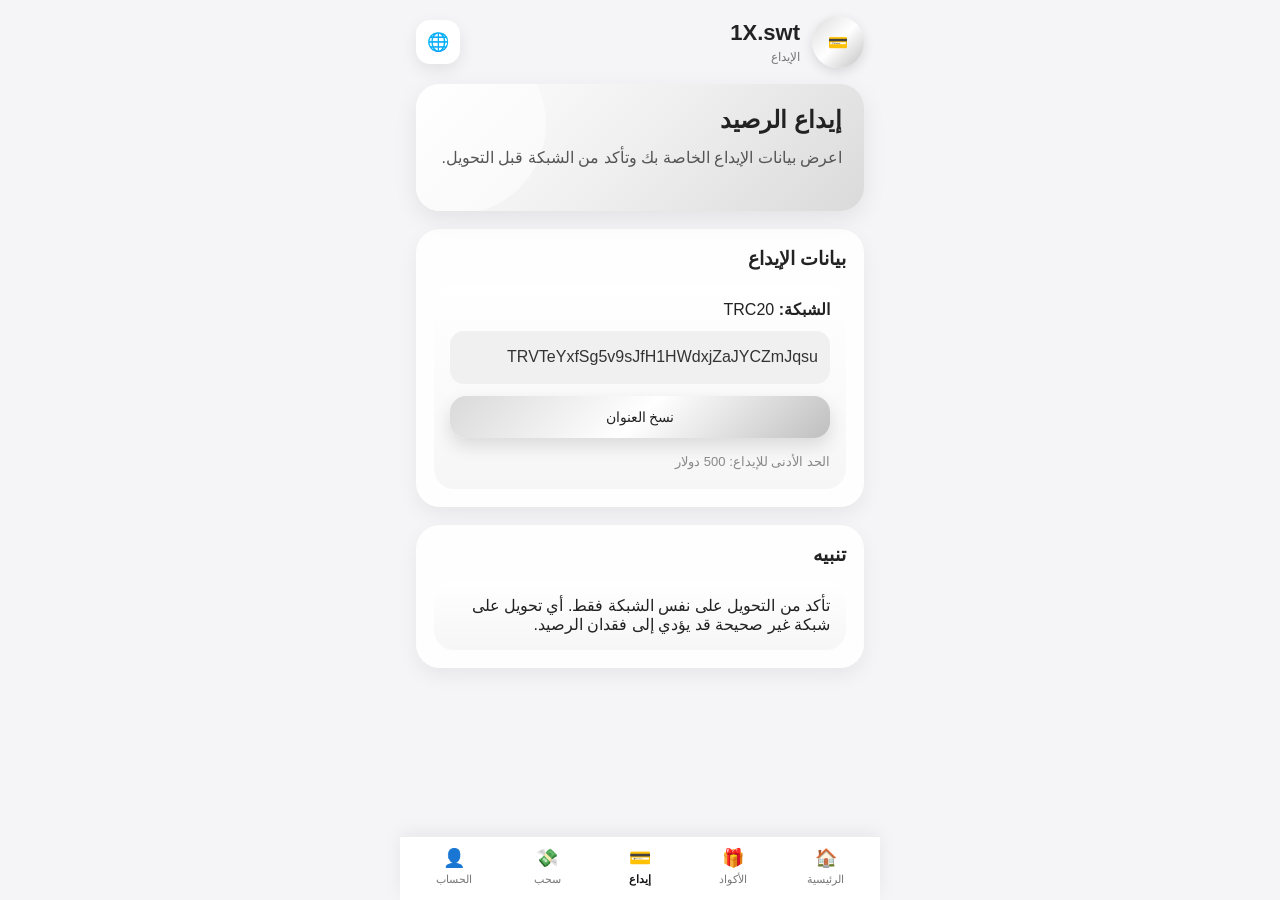
<file: deposit.html>
<!DOCTYPE html>
<html lang="ar" dir="rtl">
<head>
  <meta charset="UTF-8" />
  <meta name="viewport" content="width=device-width, initial-scale=1.0" />
  <title>الإيداع - 1X.swt</title>
  <link rel="stylesheet" href="styles.css" />
</head>
<body>
  <div class="app">

    <header class="top-header">
      <div class="logo-box">
        <div class="logo-circle">💳</div>
        <div>
          <h1>1X.swt</h1>
          <p>الإيداع</p>
        </div>
      </div>
      <button class="lang-icon-btn" type="button">🌐</button>
    </header>

    <section class="hero-card">
      <div class="hero-text">
        <h2>إيداع الرصيد</h2>
        <p>اعرض بيانات الإيداع الخاصة بك وتأكد من الشبكة قبل التحويل.</p>
      </div>
    </section>

    <section class="section-box">
      <div class="section-title">
        <h2>بيانات الإيداع</h2>
      </div>

      <div class="wallet-card">
        <p><strong>الشبكة:</strong> TRC20</p>
        <p class="wallet-address" id="walletAddress">
          TRVTeYxfSg5v9sJfH1HWdxjZaJYCZmJqsu
        </p>
        <button class="primary-btn full-btn" type="button" id="copyWalletBtn">
          نسخ العنوان
        </button>
        <p class="note">الحد الأدنى للإيداع: 500 دولار</p>
      </div>
    </section>

    <section class="section-box">
      <div class="section-title">
        <h2>تنبيه</h2>
      </div>

      <div class="wallet-card">
        <p>
          تأكد من التحويل على نفس الشبكة فقط. أي تحويل على شبكة غير صحيحة قد يؤدي إلى فقدان الرصيد.
        </p>
      </div>
    </section>

    <nav class="bottom-nav">
      <a href="index.html" class="nav-item">
        <span>🏠</span>
        <small>الرئيسية</small>
      </a>
      <a href="codes.html" class="nav-item">
        <span>🎁</span>
        <small>الأكواد</small>
      </a>
      <a href="deposit.html" class="nav-item active">
        <span>💳</span>
        <small>إيداع</small>
      </a>
      <a href="withdraw.html" class="nav-item">
        <span>💸</span>
        <small>سحب</small>
      </a>
      <a href="account.html" class="nav-item">
        <span>👤</span>
        <small>الحساب</small>
      </a>
    </nav>

  </div>

  <script>
    const copyWalletBtn = document.getElementById("copyWalletBtn");
    const walletAddress = document.getElementById("walletAddress");

    copyWalletBtn.addEventListener("click", async () => {
      try {
        await navigator.clipboard.writeText(walletAddress.textContent.trim());
        copyWalletBtn.textContent = "تم النسخ ✔";
        setTimeout(() => {
          copyWalletBtn.textContent = "نسخ العنوان";
        }, 2000);
      } catch {
        copyWalletBtn.textContent = "فشل النسخ";
      }
    });
  </script>
</body>
</html>
</file>
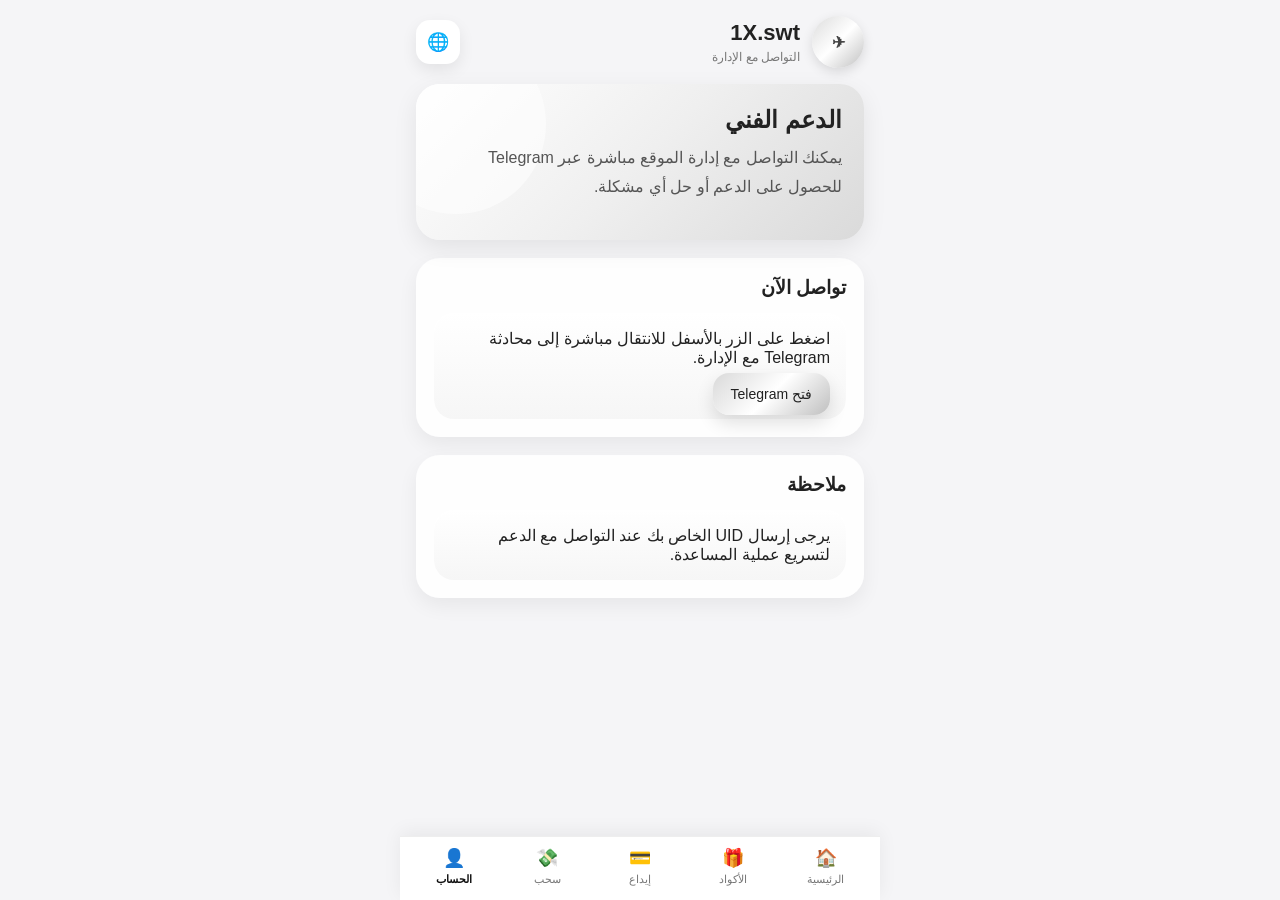
<file: telegram.html>
<!DOCTYPE html>
<html lang="ar" dir="rtl">
<head>
  <meta charset="UTF-8">
  <meta name="viewport" content="width=device-width, initial-scale=1.0">
  <title>Telegram - 1X.swt</title>
  <link rel="stylesheet" href="styles.css">
</head>
<body>

<div class="app">

<header class="top-header">
  <div class="logo-box">
    <div class="logo-circle">✈</div>
    <div>
      <h1>1X.swt</h1>
      <p>التواصل مع الإدارة</p>
    </div>
  </div>

  <button class="lang-icon-btn">🌐</button>
</header>


<section class="hero-card">
  <div class="hero-text">
    <h2>الدعم الفني</h2>
    <p>
      يمكنك التواصل مع إدارة الموقع مباشرة عبر Telegram للحصول على الدعم أو حل أي مشكلة.
    </p>
  </div>
</section>


<section class="section-box">

  <div class="section-title">
    <h2>تواصل الآن</h2>
  </div>

  <div class="wallet-card">

    <p>
      اضغط على الزر بالأسفل للانتقال مباشرة إلى محادثة Telegram مع الإدارة.
    </p>

    <br>

    <a href="https://t.me/" target="_blank" class="primary-btn full-btn">
      فتح Telegram
    </a>

  </div>

</section>


<section class="section-box">

  <div class="section-title">
    <h2>ملاحظة</h2>
  </div>

  <div class="wallet-card">
    <p>
      يرجى إرسال UID الخاص بك عند التواصل مع الدعم لتسريع عملية المساعدة.
    </p>
  </div>

</section>


<nav class="bottom-nav">

  <a href="index.html" class="nav-item">
    <span>🏠</span>
    <small>الرئيسية</small>
  </a>

  <a href="codes.html" class="nav-item">
    <span>🎁</span>
    <small>الأكواد</small>
  </a>

  <a href="deposit.html" class="nav-item">
    <span>💳</span>
    <small>إيداع</small>
  </a>

  <a href="withdraw.html" class="nav-item">
    <span>💸</span>
    <small>سحب</small>
  </a>

  <a href="account.html" class="nav-item active">
    <span>👤</span>
    <small>الحساب</small>
  </a>

</nav>

</div>

</body>
</html>
</file>
<file: styles.css>
* {
  margin: 0;
  padding: 0;
  box-sizing: border-box;
  font-family: "Tahoma", Arial, sans-serif;
}

body {
  background: #f5f5f7;
  color: #222;
  min-height: 100vh;
  overflow-x: hidden;
}

a {
  text-decoration: none;
}

button,
input {
  font-family: inherit;
}

.login-page,
.register-page {
  position: relative;
  min-height: 100vh;
}

.page-bg {
  position: fixed;
  inset: 0;
  z-index: 0;
  opacity: 0.18;
  pointer-events: none;
  background-repeat: no-repeat;
  background-position: center;
  background-size: cover;
}

.login-bg {
  background-image:
    radial-gradient(circle at 20% 20%, #d9d9d9 0, transparent 25%),
    radial-gradient(circle at 80% 30%, #cfcfcf 0, transparent 22%),
    radial-gradient(circle at 50% 80%, #e9e9e9 0, transparent 30%);
}

.register-bg {
  background-image:
    radial-gradient(circle at 15% 20%, #d8d8d8 0, transparent 25%),
    radial-gradient(circle at 85% 20%, #ededed 0, transparent 20%),
    radial-gradient(circle at 50% 75%, #cfcfcf 0, transparent 28%);
}

.auth-wrapper {
  position: relative;
  z-index: 2;
  min-height: 100vh;
  display: flex;
  align-items: center;
  justify-content: center;
  padding: 24px 16px;
}

.auth-card {
  width: 100%;
  max-width: 460px;
  background: rgba(255, 255, 255, 0.9);
  backdrop-filter: blur(8px);
  border-radius: 28px;
  padding: 22px;
  box-shadow: 0 15px 40px rgba(0, 0, 0, 0.08);
  border: 1px solid rgba(255, 255, 255, 0.7);
}

.auth-topbar {
  display: flex;
  align-items: center;
  justify-content: space-between;
  gap: 12px;
  margin-bottom: 24px;
}

.brand-box {
  display: flex;
  align-items: center;
  gap: 12px;
}

.brand-logo {
  width: 56px;
  height: 56px;
  border-radius: 50%;
  background: linear-gradient(135deg, #d5d5d5, #ffffff, #bfbfbf);
  display: flex;
  align-items: center;
  justify-content: center;
  font-weight: bold;
  box-shadow: 0 6px 18px rgba(0, 0, 0, 0.12);
  color: #333;
  flex-shrink: 0;
}

.brand-title {
  font-size: 22px;
  color: #111;
  margin-bottom: 4px;
}

.brand-subtitle {
  font-size: 12px;
  color: #777;
}

.lang-icon-btn {
  width: 44px;
  height: 44px;
  border: none;
  border-radius: 14px;
  background: #fff;
  box-shadow: 0 6px 16px rgba(0, 0, 0, 0.08);
  cursor: pointer;
  font-size: 18px;
  flex-shrink: 0;
}

.auth-content {
  padding-top: 4px;
}

.auth-title {
  font-size: 24px;
  color: #111;
  margin-bottom: 8px;
}

.auth-text {
  color: #666;
  line-height: 1.8;
  margin-bottom: 18px;
  font-size: 14px;
}

.auth-form {
  display: flex;
  flex-direction: column;
  gap: 14px;
}

.form-input {
  width: 100%;
  border: none;
  outline: none;
  background: linear-gradient(180deg, #ffffff, #f7f7f7);
  padding: 14px 16px;
  border-radius: 16px;
  box-shadow: 0 4px 12px rgba(0, 0, 0, 0.05);
  font-size: 14px;
  color: #222;
}

.form-input::placeholder {
  color: #8a8a8a;
}

.primary-btn,
.secondary-btn {
  border: none;
  border-radius: 16px;
  padding: 13px 18px;
  cursor: pointer;
  transition: 0.25s ease;
  font-size: 14px;
}

.primary-btn {
  background: linear-gradient(135deg, #d9d9d9, #ffffff, #bfbfbf);
  color: #222;
  box-shadow: 0 8px 18px rgba(0, 0, 0, 0.12);
}

.primary-btn:hover {
  transform: translateY(-2px);
}

.secondary-btn {
  background: #fff;
  color: #444;
  box-shadow: 0 4px 12px rgba(0, 0, 0, 0.08);
}

.full-btn {
  width: 100%;
}

.note {
  margin-top: 12px;
  color: #888;
  font-size: 13px;
  line-height: 1.8;
}

.form-message {
  min-height: 22px;
}

.auth-links {
  margin-top: 16px;
  text-align: center;
}

.auth-links a {
  color: #444;
  font-size: 14px;
  font-weight: 500;
}

.app {
  max-width: 480px;
  margin: 0 auto;
  padding: 16px 16px 100px;
  position: relative;
}

.top-header {
  display: flex;
  justify-content: space-between;
  align-items: center;
  gap: 12px;
  margin-bottom: 16px;
}

.logo-box {
  display: flex;
  align-items: center;
  gap: 12px;
}

.logo-circle {
  width: 52px;
  height: 52px;
  border-radius: 50%;
  background: linear-gradient(135deg, #dcdcdc, #ffffff, #c0c0c0);
  display: flex;
  align-items: center;
  justify-content: center;
  font-weight: bold;
  color: #444;
  box-shadow: 0 4px 12px rgba(0, 0, 0, 0.12);
}

.logo-box h1 {
  font-size: 22px;
  margin-bottom: 4px;
}

.logo-box p {
  font-size: 12px;
  color: #777;
}

.lang-btn {
  border: none;
  background: #fff;
  color: #444;
  padding: 10px 14px;
  border-radius: 14px;
  box-shadow: 0 4px 12px rgba(0, 0, 0, 0.08);
  cursor: pointer;
}

.back-link {
  display: inline-flex;
  align-items: center;
  justify-content: center;
}

.hero-card {
  background: linear-gradient(135deg, #ffffff, #efefef, #dadada);
  border-radius: 24px;
  padding: 22px;
  box-shadow: 0 8px 24px rgba(0, 0, 0, 0.08);
  margin-bottom: 18px;
  position: relative;
  overflow: hidden;
}

.hero-card::after {
  content: "";
  position: absolute;
  width: 180px;
  height: 180px;
  background: rgba(255, 255, 255, 0.55);
  border-radius: 50%;
  left: -50px;
  top: -50px;
}

.hero-text {
  position: relative;
  z-index: 1;
}

.hero-text h2 {
  font-size: 24px;
  margin-bottom: 10px;
  color: #222;
}

.hero-text p {
  color: #555;
  line-height: 1.8;
  margin-bottom: 16px;
}

.hero-buttons {
  display: flex;
  gap: 10px;
  flex-wrap: wrap;
}

.section-box {
  background: rgba(255, 255, 255, 0.88);
  border-radius: 24px;
  padding: 18px;
  margin-bottom: 18px;
  box-shadow: 0 8px 20px rgba(0, 0, 0, 0.06);
}

.section-title {
  margin-bottom: 14px;
}

.section-title h2 {
  font-size: 19px;
  color: #222;
}

.stats-grid {
  display: grid;
  grid-template-columns: repeat(2, 1fr);
  gap: 12px;
  margin-bottom: 18px;
}

.stat-card {
  background: rgba(255, 255, 255, 0.92);
  border-radius: 20px;
  padding: 18px;
  box-shadow: 0 8px 20px rgba(0, 0, 0, 0.06);
  text-align: center;
}

.stat-card span {
  font-size: 13px;
  color: #666;
}

.stat-card h3 {
  font-size: 24px;
  margin: 10px 0 6px;
  color: #111;
}

.stat-card small {
  color: #888;
}

.actions-grid {
  display: grid;
  grid-template-columns: repeat(3, 1fr);
  gap: 12px;
}

.action-card {
  background: linear-gradient(180deg, #ffffff, #f1f1f1);
  border-radius: 18px;
  padding: 16px 10px;
  text-align: center;
  color: #333;
  box-shadow: 0 4px 12px rgba(0, 0, 0, 0.06);
  transition: 0.3s;
}

.action-card:hover {
  transform: translateY(-4px);
}

.action-icon {
  font-size: 24px;
  margin-bottom: 8px;
}

.plans-list {
  display: flex;
  flex-direction: column;
  gap: 14px;
}

.plan-card {
  background: linear-gradient(135deg, #ffffff, #f4f4f4);
  border-radius: 22px;
  padding: 18px;
  box-shadow: 0 8px 18px rgba(0, 0, 0, 0.06);
}

.plan-card h3 {
  margin: 10px 0;
  font-size: 20px;
}

.plan-card p {
  color: #555;
  margin-bottom: 8px;
  line-height: 1.7;
}

.plan-badge {
  display: inline-block;
  background: #ececec;
  color: #333;
  padding: 6px 12px;
  border-radius: 999px;
  font-size: 12px;
}

.plan-card.vip {
  background: linear-gradient(135deg, #e8e8e8, #ffffff, #d6d6d6);
}

.wallet-card,
.profile-card {
  background: linear-gradient(180deg, #ffffff, #f6f6f6);
  border-radius: 20px;
  padding: 16px;
  box-shadow: inset 0 1px 0 rgba(255, 255, 255, 0.8);
}

.wallet-address {
  word-break: break-all;
  margin: 12px 0;
  color: #333;
  line-height: 1.8;
  background: #f0f0f0;
  padding: 12px;
  border-radius: 14px;
}

.profile-top {
  display: flex;
  align-items: center;
  gap: 12px;
  margin-bottom: 16px;
}

.avatar {
  width: 58px;
  height: 58px;
  border-radius: 50%;
  background: linear-gradient(135deg, #d5d5d5, #ffffff);
  display: flex;
  align-items: center;
  justify-content: center;
  font-weight: bold;
  font-size: 20px;
  color: #333;
}

.profile-links {
  display: flex;
  flex-direction: column;
  gap: 10px;
}

.profile-links a {
  color: #333;
  background: #fafafa;
  padding: 12px 14px;
  border-radius: 14px;
  box-shadow: 0 3px 10px rgba(0, 0, 0, 0.05);
}

.account-badge-row {
  display: flex;
  gap: 10px;
  flex-wrap: wrap;
  margin-top: 12px;
}

.mini-badge {
  background: linear-gradient(135deg, #f3f3f3, #ffffff);
  color: #333;
  padding: 8px 12px;
  border-radius: 999px;
  font-size: 12px;
  box-shadow: 0 4px 10px rgba(0, 0, 0, 0.05);
}

.vip-badge {
  font-weight: bold;
}

.deposits-list {
  display: flex;
  flex-direction: column;
  gap: 14px;
}

.deposit-item {
  background: linear-gradient(180deg, #ffffff, #f6f6f6);
  border-radius: 18px;
  padding: 16px;
  box-shadow: 0 6px 16px rgba(0, 0, 0, 0.05);
}

.deposit-row {
  display: flex;
  justify-content: space-between;
  gap: 12px;
  margin-bottom: 10px;
  align-items: flex-start;
}

.deposit-row:last-child {
  margin-bottom: 0;
}

.deposit-row span {
  color: #666;
  font-size: 14px;
}

.deposit-row strong {
  color: #222;
  font-size: 14px;
  text-align: left;
  word-break: break-word;
}

.txid-text {
  max-width: 220px;
  word-break: break-all;
}

.bottom-nav {
  position: fixed;
  bottom: 0;
  right: 50%;
  transform: translateX(50%);
  width: 100%;
  max-width: 480px;
  background: rgba(255, 255, 255, 0.96);
  backdrop-filter: blur(8px);
  border-top: 1px solid #eee;
  display: grid;
  grid-template-columns: repeat(5, 1fr);
  padding: 10px 8px 14px;
  box-shadow: 0 -4px 18px rgba(0, 0, 0, 0.06);
  z-index: 1000;
}

.nav-item {
  color: #777;
  display: flex;
  flex-direction: column;
  align-items: center;
  gap: 4px;
  font-size: 18px;
}

.nav-item small {
  font-size: 11px;
}

.nav-item.active {
  color: #111;
  font-weight: bold;
}

.admin-app {
  max-width: 560px;
}

.admin-list {
  display: flex;
  flex-direction: column;
  gap: 14px;
}

.admin-card {
  background: linear-gradient(180deg, #ffffff, #f7f7f7);
  border-radius: 18px;
  padding: 16px;
  box-shadow: 0 6px 16px rgba(0, 0, 0, 0.05);
}

.admin-card-top {
  display: flex;
  justify-content: space-between;
  align-items: flex-start;
  gap: 12px;
  margin-bottom: 12px;
}

.admin-card-top h3 {
  font-size: 17px;
  margin-bottom: 4px;
  color: #111;
}

.admin-card-top p {
  font-size: 13px;
  color: #777;
}

.admin-actions {
  display: flex;
  flex-wrap: wrap;
  gap: 10px;
  margin-top: 14px;
}

.small-btn {
  border: none;
  border-radius: 12px;
  padding: 10px 14px;
  cursor: pointer;
  background: linear-gradient(135deg, #d9d9d9, #ffffff, #bfbfbf);
  color: #222;
  box-shadow: 0 4px 12px rgba(0, 0, 0, 0.08);
}

.danger-btn {
  background: linear-gradient(135deg, #ffd9d9, #fff2f2, #ffc9c9);
  color: #9b1c1c;
}

@media (max-width: 480px) {
  .actions-grid {
    grid-template-columns: repeat(2, 1fr);
  }

  .stats-grid {
    grid-template-columns: 1fr;
  }

  .top-header {
    align-items: flex-start;
  }

  .brand-title {
    font-size: 20px;
  }

  .auth-title,
  .hero-text h2 {
    font-size: 22px;
  }

  .deposit-row {
    flex-direction: column;
    gap: 6px;
  }
}

@media (max-width: 360px) {
  .auth-card,
  .section-box {
    padding: 16px;
  }

  .brand-logo,
  .logo-circle {
    width: 48px;
    height: 48px;
  }

  .nav-item {
    font-size: 16px;
  }

  .nav-item small {
    font-size: 10px;
  }
}
</file>
